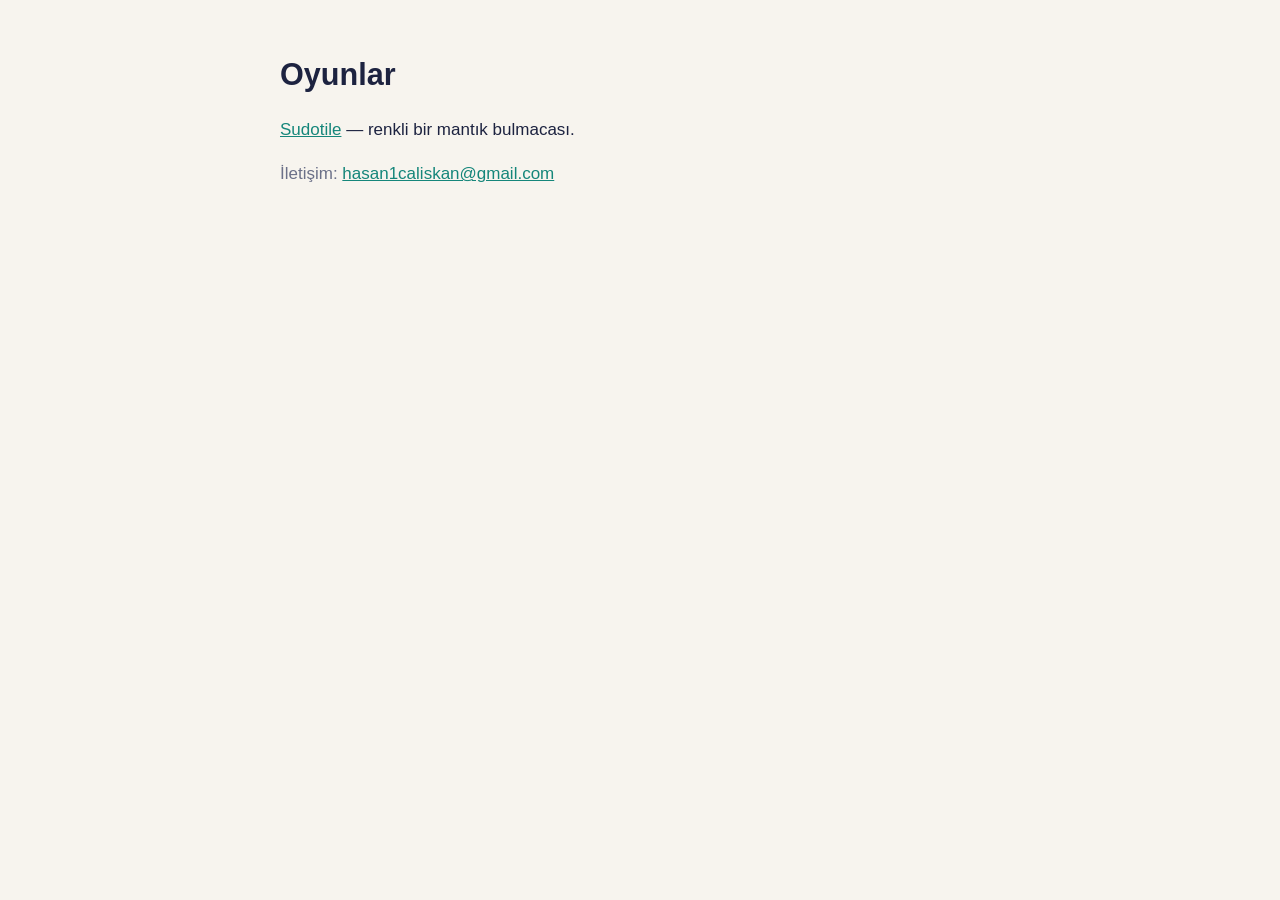
<file: index.html>
<!doctype html>
<html lang="tr">
<head>
<meta charset="utf-8">
<meta name="viewport" content="width=device-width, initial-scale=1">
<title>Hasan Çalışkan — Oyunlar</title>
<link rel="stylesheet" href="sudotile/style.css">
</head>
<body>
<main>
<h1>Oyunlar</h1>
<p><a href="sudotile/">Sudotile</a> — renkli bir mantık bulmacası.</p>
<p class="muted">İletişim: <a href="mailto:hasan1caliskan@gmail.com">hasan1caliskan@gmail.com</a></p>
</main>
</body>
</html>
</file>
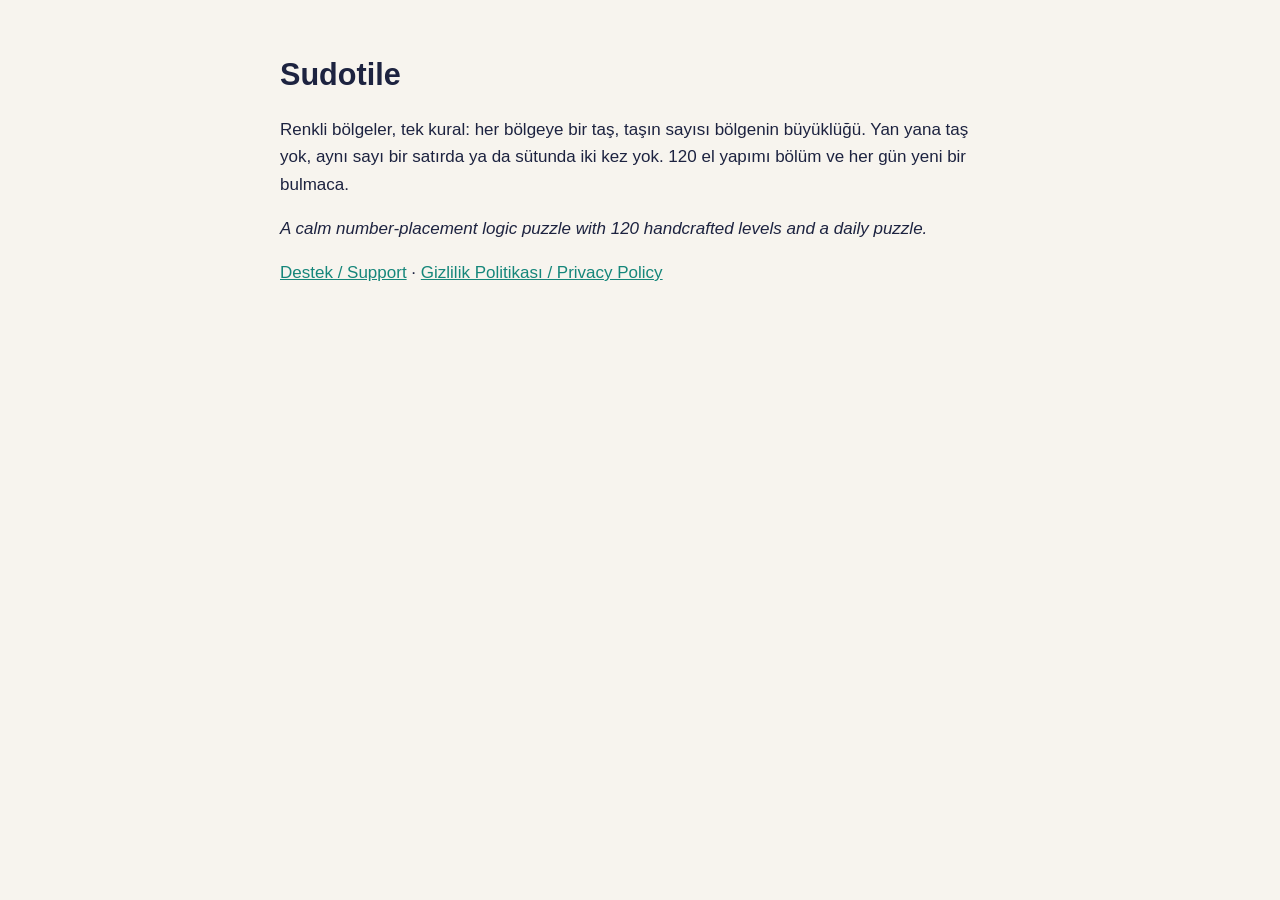
<file: sudotile/index.html>
<!doctype html>
<html lang="tr">
<head>
<meta charset="utf-8">
<meta name="viewport" content="width=device-width, initial-scale=1">
<title>Sudotile</title>
<link rel="stylesheet" href="style.css">
</head>
<body>
<main>
<h1>Sudotile</h1>
<p>Renkli bölgeler, tek kural: her bölgeye bir taş, taşın sayısı bölgenin büyüklüğü. Yan yana taş yok, aynı sayı bir satırda ya da sütunda iki kez yok. 120 el yapımı bölüm ve her gün yeni bir bulmaca.</p>
<p><em>A calm number-placement logic puzzle with 120 handcrafted levels and a daily puzzle.</em></p>
<p><a href="support.html">Destek / Support</a> · <a href="privacy.html">Gizlilik Politikası / Privacy Policy</a></p>
</main>
</body>
</html>
</file>
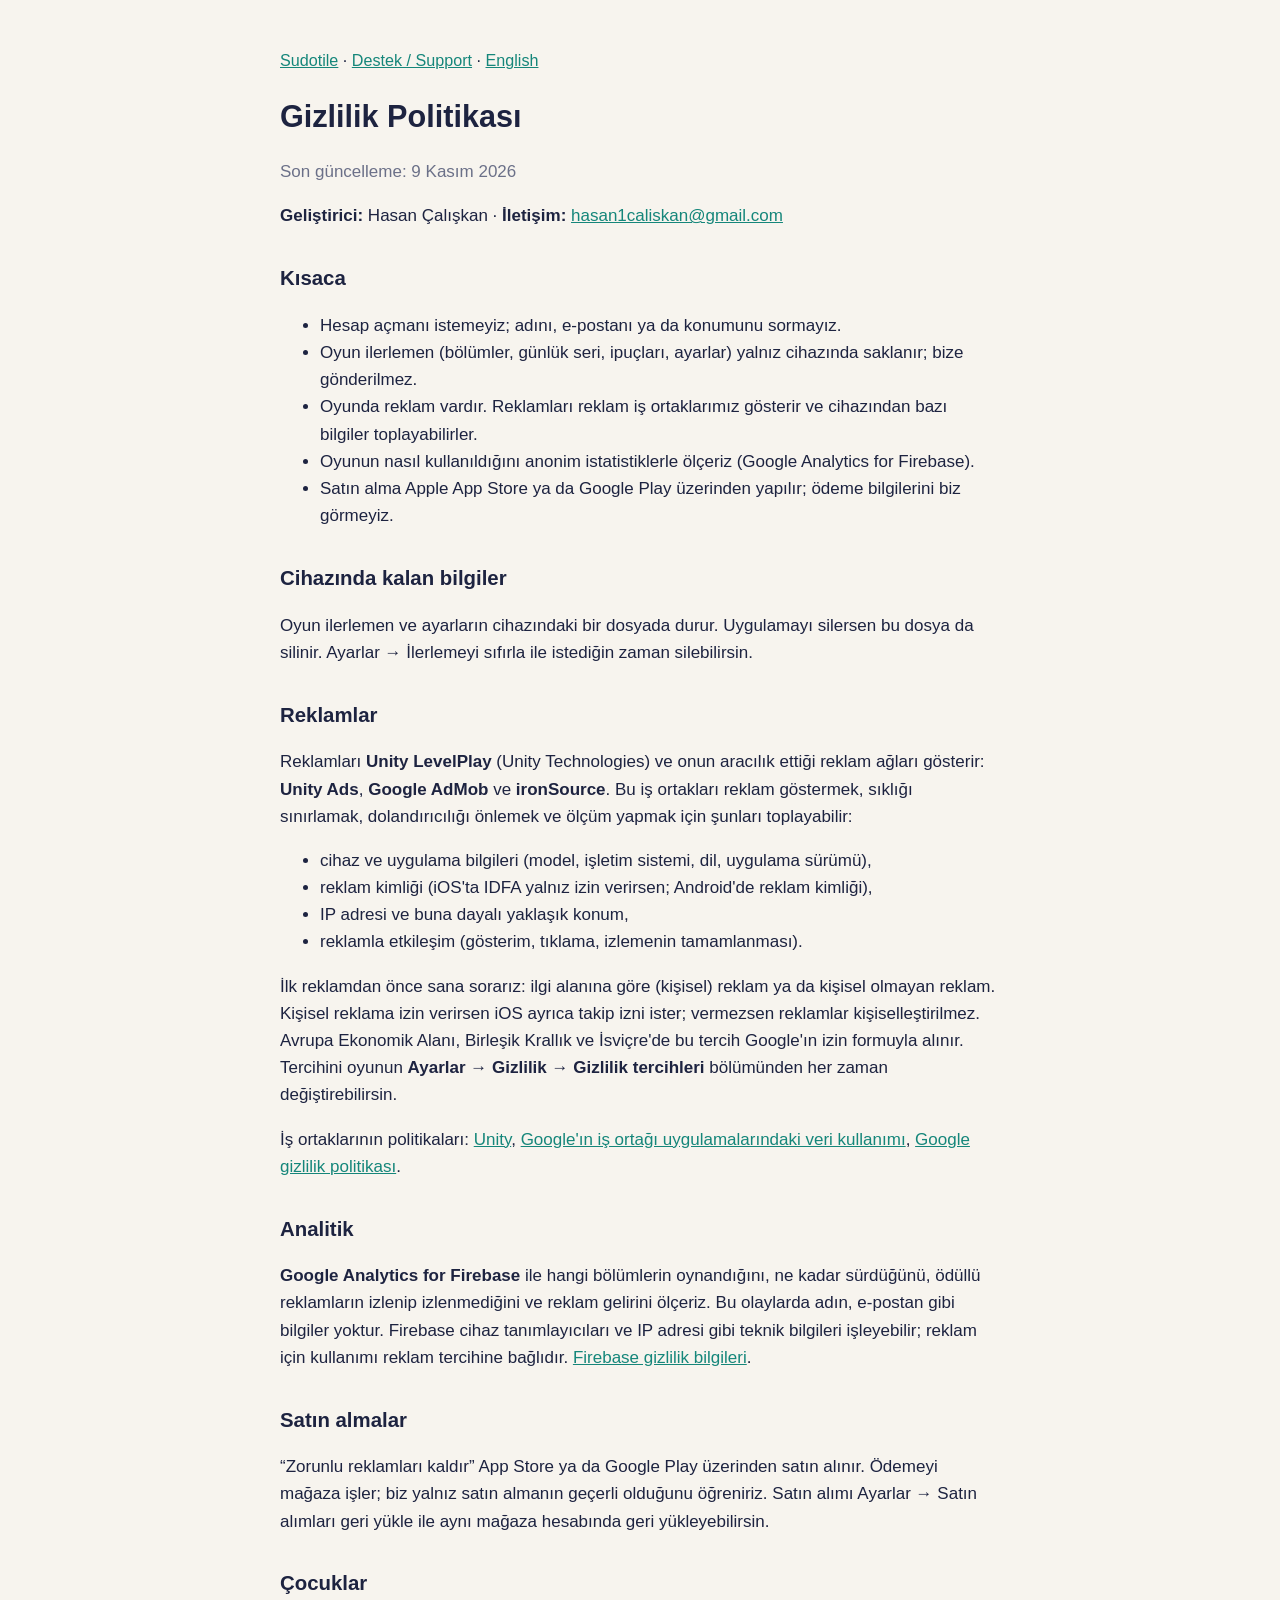
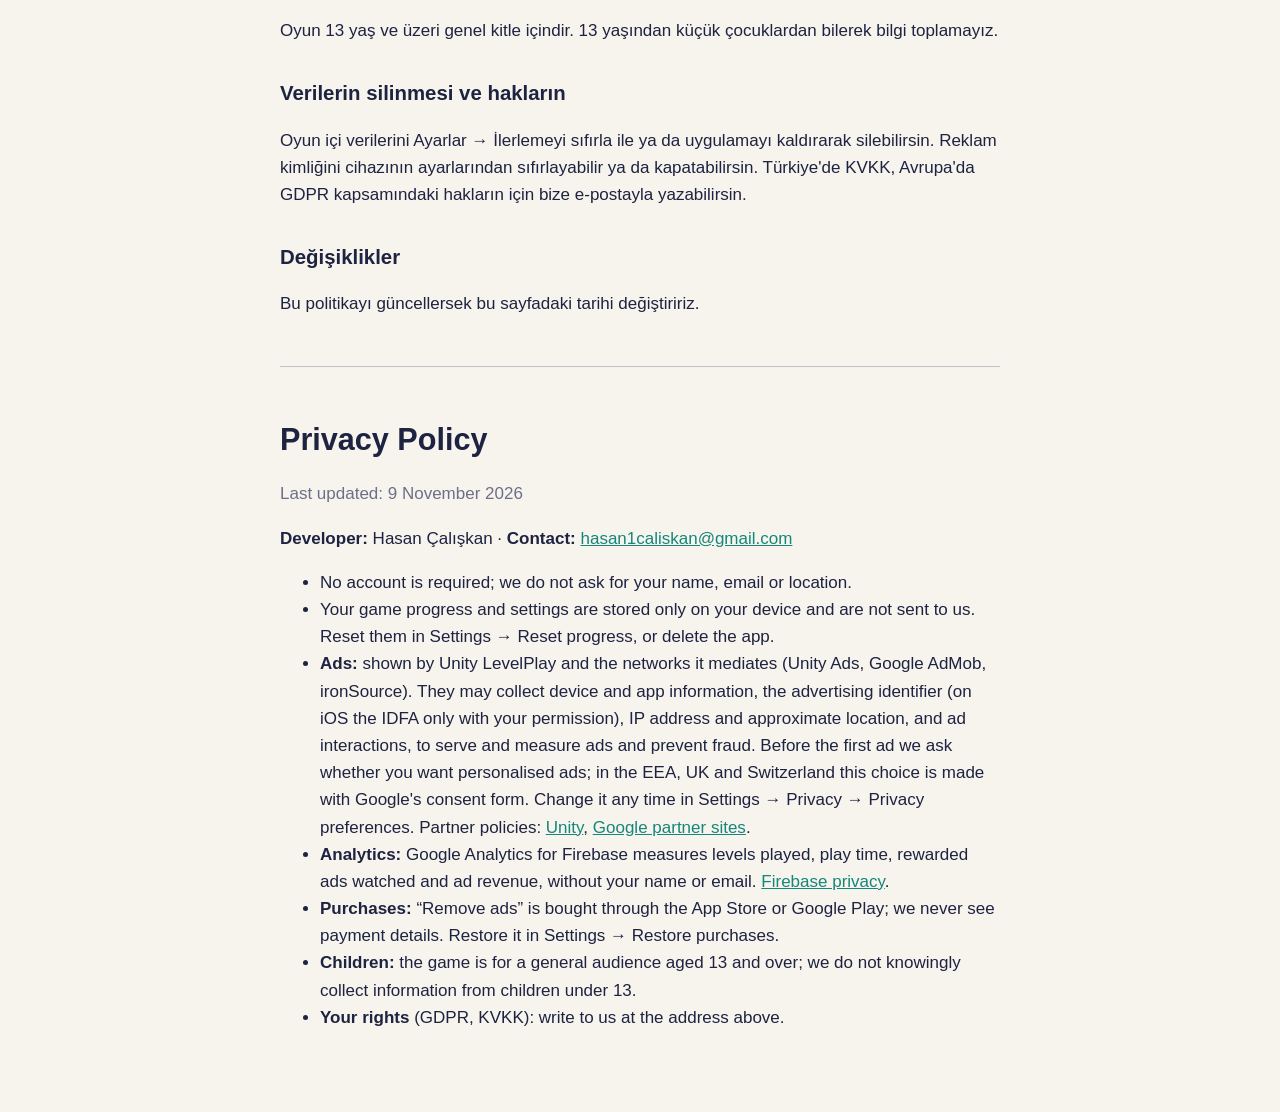
<file: sudotile/privacy.html>
<!doctype html>
<html lang="tr">
<head>
<meta charset="utf-8">
<meta name="viewport" content="width=device-width, initial-scale=1">
<title>Sudotile — Gizlilik Politikası / Privacy Policy</title>
<link rel="stylesheet" href="style.css">
</head>
<body>
<main>
<p class="nav"><a href="./">Sudotile</a> · <a href="support.html">Destek / Support</a> · <a href="#en">English</a></p>

<h1>Gizlilik Politikası</h1>
<p class="muted">Son güncelleme: 9 Kasım 2026</p>
<p><strong>Geliştirici:</strong> Hasan Çalışkan · <strong>İletişim:</strong> <a href="mailto:hasan1caliskan@gmail.com">hasan1caliskan@gmail.com</a></p>

<h2>Kısaca</h2>
<ul>
<li>Hesap açmanı istemeyiz; adını, e-postanı ya da konumunu sormayız.</li>
<li>Oyun ilerlemen (bölümler, günlük seri, ipuçları, ayarlar) yalnız cihazında saklanır; bize gönderilmez.</li>
<li>Oyunda reklam vardır. Reklamları reklam iş ortaklarımız gösterir ve cihazından bazı bilgiler toplayabilirler.</li>
<li>Oyunun nasıl kullanıldığını anonim istatistiklerle ölçeriz (Google Analytics for Firebase).</li>
<li>Satın alma Apple App Store ya da Google Play üzerinden yapılır; ödeme bilgilerini biz görmeyiz.</li>
</ul>

<h2>Cihazında kalan bilgiler</h2>
<p>Oyun ilerlemen ve ayarların cihazındaki bir dosyada durur. Uygulamayı silersen bu dosya da silinir. Ayarlar → İlerlemeyi sıfırla ile istediğin zaman silebilirsin.</p>

<h2>Reklamlar</h2>
<p>Reklamları <strong>Unity LevelPlay</strong> (Unity Technologies) ve onun aracılık ettiği reklam ağları gösterir: <strong>Unity Ads</strong>, <strong>Google AdMob</strong> ve <strong>ironSource</strong>. Bu iş ortakları reklam göstermek, sıklığı sınırlamak, dolandırıcılığı önlemek ve ölçüm yapmak için şunları toplayabilir:</p>
<ul>
<li>cihaz ve uygulama bilgileri (model, işletim sistemi, dil, uygulama sürümü),</li>
<li>reklam kimliği (iOS'ta IDFA yalnız izin verirsen; Android'de reklam kimliği),</li>
<li>IP adresi ve buna dayalı yaklaşık konum,</li>
<li>reklamla etkileşim (gösterim, tıklama, izlemenin tamamlanması).</li>
</ul>
<p>İlk reklamdan önce sana sorarız: ilgi alanına göre (kişisel) reklam ya da kişisel olmayan reklam. Kişisel reklama izin verirsen iOS ayrıca takip izni ister; vermezsen reklamlar kişiselleştirilmez. Avrupa Ekonomik Alanı, Birleşik Krallık ve İsviçre'de bu tercih Google'ın izin formuyla alınır. Tercihini oyunun <strong>Ayarlar → Gizlilik → Gizlilik tercihleri</strong> bölümünden her zaman değiştirebilirsin.</p>
<p>İş ortaklarının politikaları: <a href="https://unity.com/legal/game-player-and-app-user-privacy-policy">Unity</a>, <a href="https://policies.google.com/technologies/partner-sites">Google'ın iş ortağı uygulamalarındaki veri kullanımı</a>, <a href="https://policies.google.com/privacy">Google gizlilik politikası</a>.</p>

<h2>Analitik</h2>
<p><strong>Google Analytics for Firebase</strong> ile hangi bölümlerin oynandığını, ne kadar sürdüğünü, ödüllü reklamların izlenip izlenmediğini ve reklam gelirini ölçeriz. Bu olaylarda adın, e-postan gibi bilgiler yoktur. Firebase cihaz tanımlayıcıları ve IP adresi gibi teknik bilgileri işleyebilir; reklam için kullanımı reklam tercihine bağlıdır. <a href="https://firebase.google.com/support/privacy">Firebase gizlilik bilgileri</a>.</p>

<h2>Satın almalar</h2>
<p>“Zorunlu reklamları kaldır” App Store ya da Google Play üzerinden satın alınır. Ödemeyi mağaza işler; biz yalnız satın almanın geçerli olduğunu öğreniriz. Satın alımı Ayarlar → Satın alımları geri yükle ile aynı mağaza hesabında geri yükleyebilirsin.</p>

<h2>Çocuklar</h2>
<p>Oyun 13 yaş ve üzeri genel kitle içindir. 13 yaşından küçük çocuklardan bilerek bilgi toplamayız.</p>

<h2>Verilerin silinmesi ve hakların</h2>
<p>Oyun içi verilerini Ayarlar → İlerlemeyi sıfırla ile ya da uygulamayı kaldırarak silebilirsin. Reklam kimliğini cihazının ayarlarından sıfırlayabilir ya da kapatabilirsin. Türkiye'de KVKK, Avrupa'da GDPR kapsamındaki hakların için bize e-postayla yazabilirsin.</p>

<h2>Değişiklikler</h2>
<p>Bu politikayı güncellersek bu sayfadaki tarihi değiştiririz.</p>

<hr id="en">

<h1>Privacy Policy</h1>
<p class="muted">Last updated: 9 November 2026</p>
<p><strong>Developer:</strong> Hasan Çalışkan · <strong>Contact:</strong> <a href="mailto:hasan1caliskan@gmail.com">hasan1caliskan@gmail.com</a></p>
<ul>
<li>No account is required; we do not ask for your name, email or location.</li>
<li>Your game progress and settings are stored only on your device and are not sent to us. Reset them in Settings → Reset progress, or delete the app.</li>
<li><strong>Ads:</strong> shown by Unity LevelPlay and the networks it mediates (Unity Ads, Google AdMob, ironSource). They may collect device and app information, the advertising identifier (on iOS the IDFA only with your permission), IP address and approximate location, and ad interactions, to serve and measure ads and prevent fraud. Before the first ad we ask whether you want personalised ads; in the EEA, UK and Switzerland this choice is made with Google's consent form. Change it any time in Settings → Privacy → Privacy preferences. Partner policies: <a href="https://unity.com/legal/game-player-and-app-user-privacy-policy">Unity</a>, <a href="https://policies.google.com/technologies/partner-sites">Google partner sites</a>.</li>
<li><strong>Analytics:</strong> Google Analytics for Firebase measures levels played, play time, rewarded ads watched and ad revenue, without your name or email. <a href="https://firebase.google.com/support/privacy">Firebase privacy</a>.</li>
<li><strong>Purchases:</strong> “Remove ads” is bought through the App Store or Google Play; we never see payment details. Restore it in Settings → Restore purchases.</li>
<li><strong>Children:</strong> the game is for a general audience aged 13 and over; we do not knowingly collect information from children under 13.</li>
<li><strong>Your rights</strong> (GDPR, KVKK): write to us at the address above.</li>
</ul>
</main>
</body>
</html>
</file>
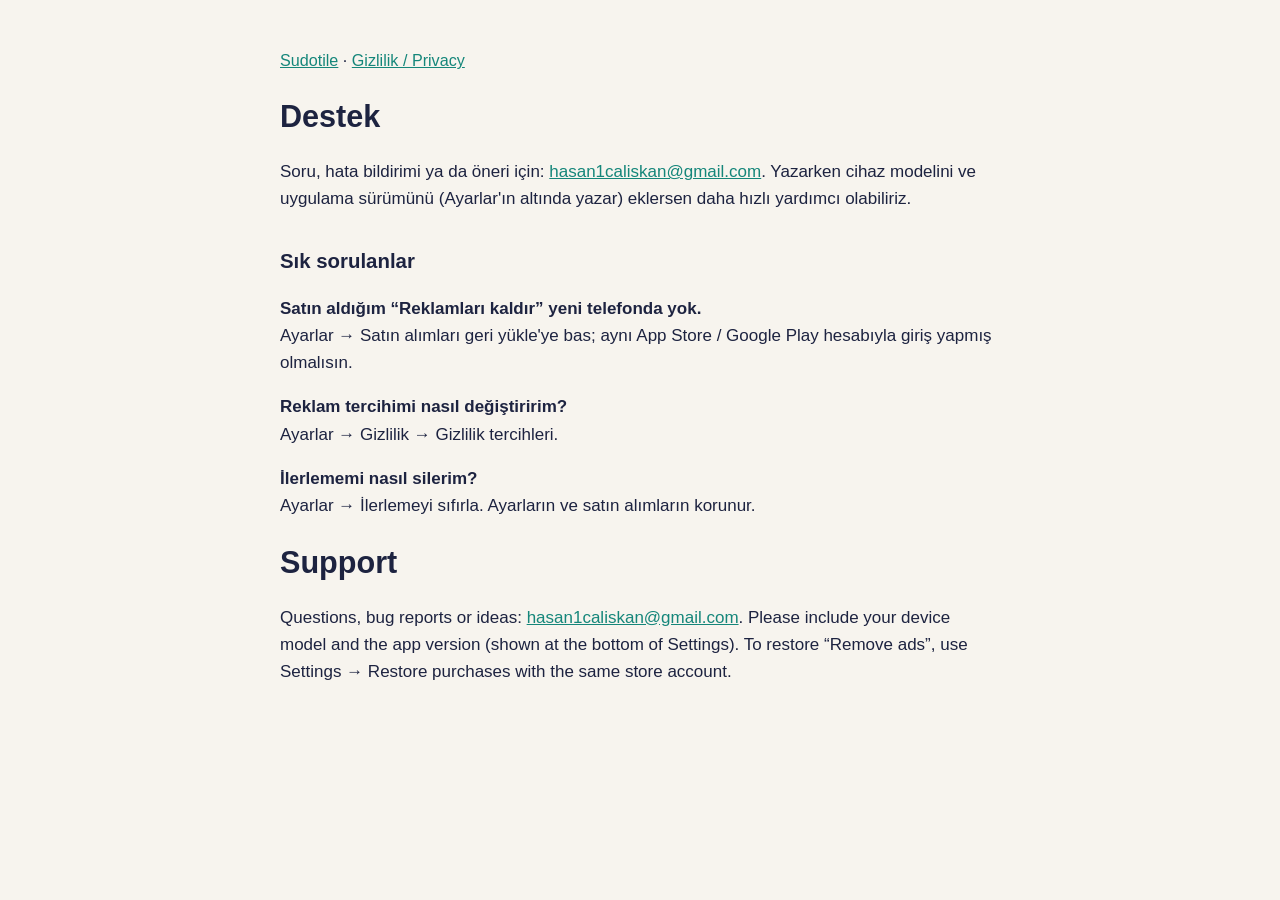
<file: sudotile/support.html>
<!doctype html>
<html lang="tr">
<head>
<meta charset="utf-8">
<meta name="viewport" content="width=device-width, initial-scale=1">
<title>Sudotile — Destek / Support</title>
<link rel="stylesheet" href="style.css">
</head>
<body>
<main>
<p class="nav"><a href="./">Sudotile</a> · <a href="privacy.html">Gizlilik / Privacy</a></p>
<h1>Destek</h1>
<p>Soru, hata bildirimi ya da öneri için: <a href="mailto:hasan1caliskan@gmail.com">hasan1caliskan@gmail.com</a>. Yazarken cihaz modelini ve uygulama sürümünü (Ayarlar'ın altında yazar) eklersen daha hızlı yardımcı olabiliriz.</p>
<h2>Sık sorulanlar</h2>
<p><strong>Satın aldığım “Reklamları kaldır” yeni telefonda yok.</strong><br>Ayarlar → Satın alımları geri yükle'ye bas; aynı App Store / Google Play hesabıyla giriş yapmış olmalısın.</p>
<p><strong>Reklam tercihimi nasıl değiştiririm?</strong><br>Ayarlar → Gizlilik → Gizlilik tercihleri.</p>
<p><strong>İlerlememi nasıl silerim?</strong><br>Ayarlar → İlerlemeyi sıfırla. Ayarların ve satın alımların korunur.</p>

<h1>Support</h1>
<p>Questions, bug reports or ideas: <a href="mailto:hasan1caliskan@gmail.com">hasan1caliskan@gmail.com</a>. Please include your device model and the app version (shown at the bottom of Settings). To restore “Remove ads”, use Settings → Restore purchases with the same store account.</p>
</main>
</body>
</html>
</file>
<file: sudotile/style.css>
:root { --bg: #f7f4ee; --ink: #1d2340; --muted: #6b7088; --link: #15867a; }
@media (prefers-color-scheme: dark) { :root { --bg: #15182a; --ink: #eceef7; --muted: #9aa0b8; --link: #4fd0bf; } }
body { margin: 0; background: var(--bg); color: var(--ink); font: 17px/1.6 -apple-system, BlinkMacSystemFont, "Segoe UI", Roboto, sans-serif; }
main { max-width: 720px; margin: 0 auto; padding: 32px 16px 64px; }
h1 { font-size: 1.8em; margin: 0.6em 0 0.3em; }
h2 { font-size: 1.2em; margin-top: 1.6em; }
a { color: var(--link); }
.muted { color: var(--muted); }
.nav { font-size: 0.95em; }
hr { border: 0; border-top: 1px solid var(--muted); margin: 48px 0; opacity: 0.4; }
</file>
